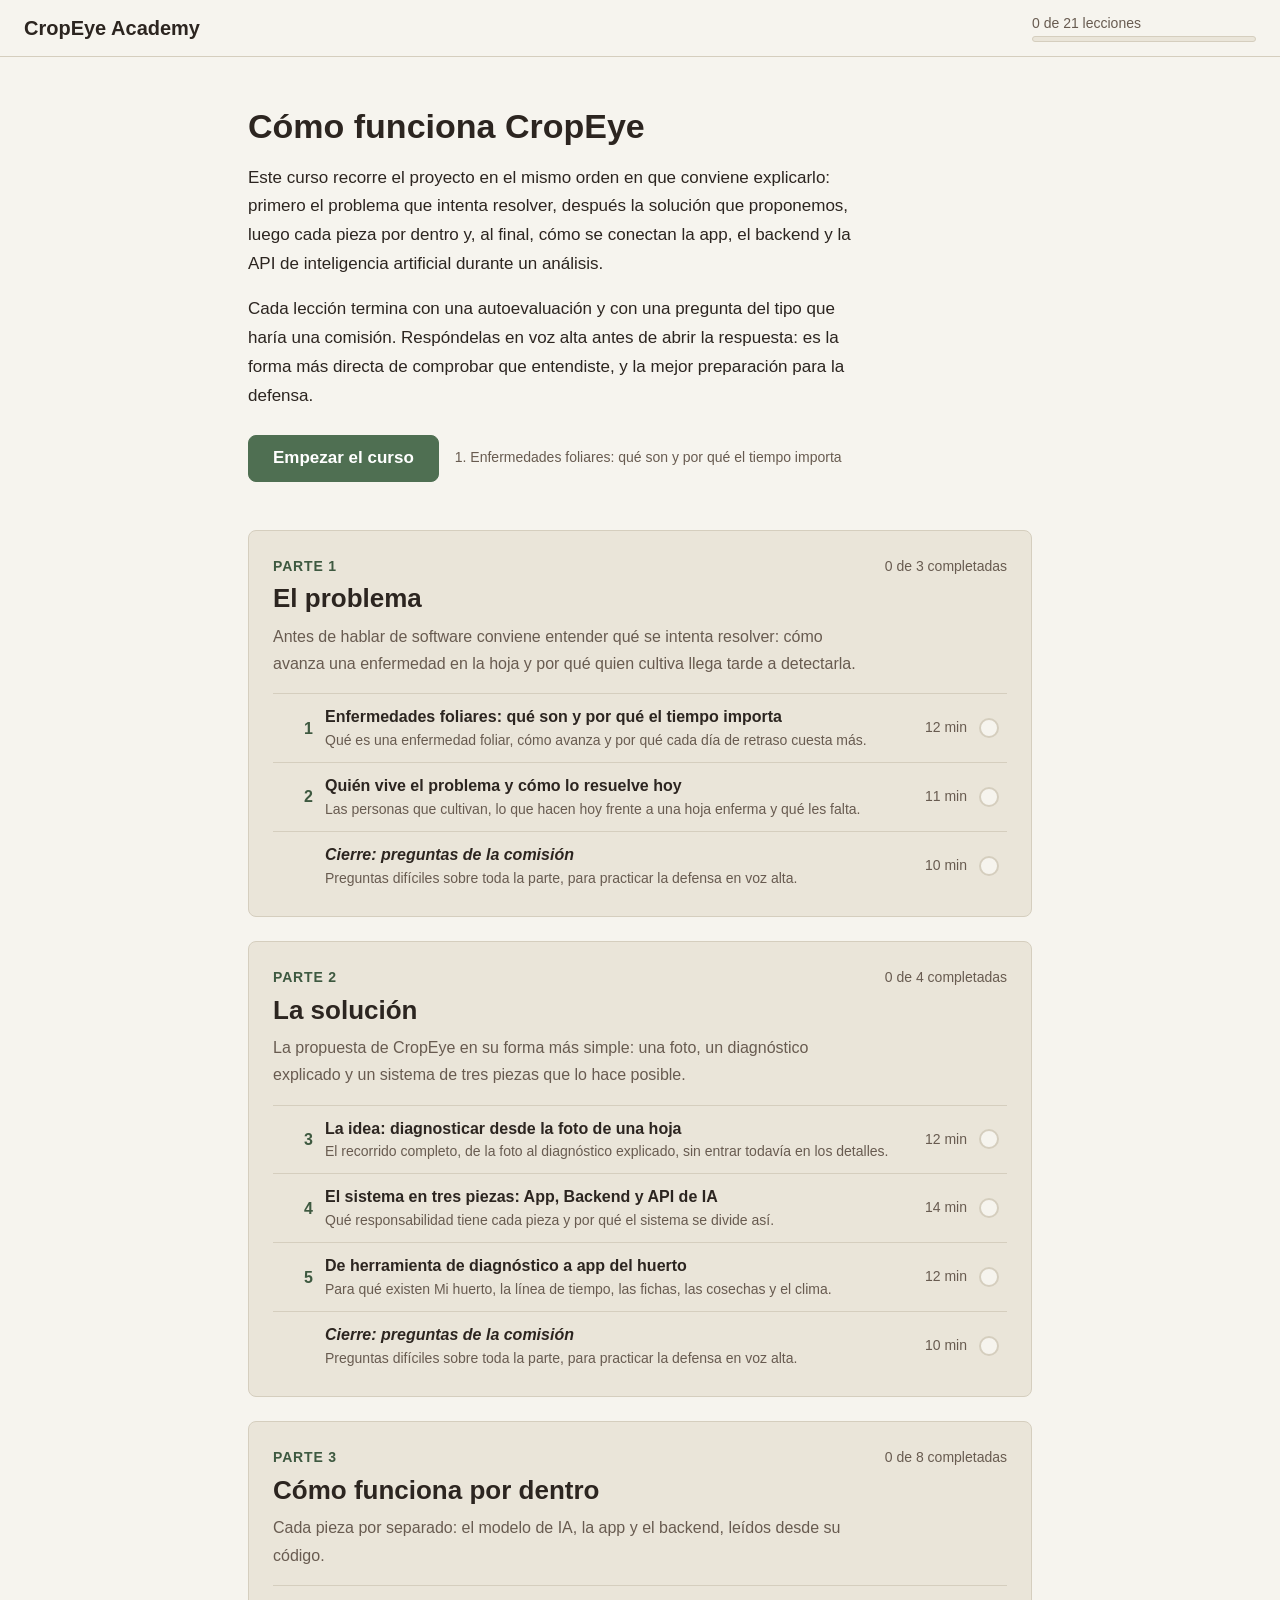
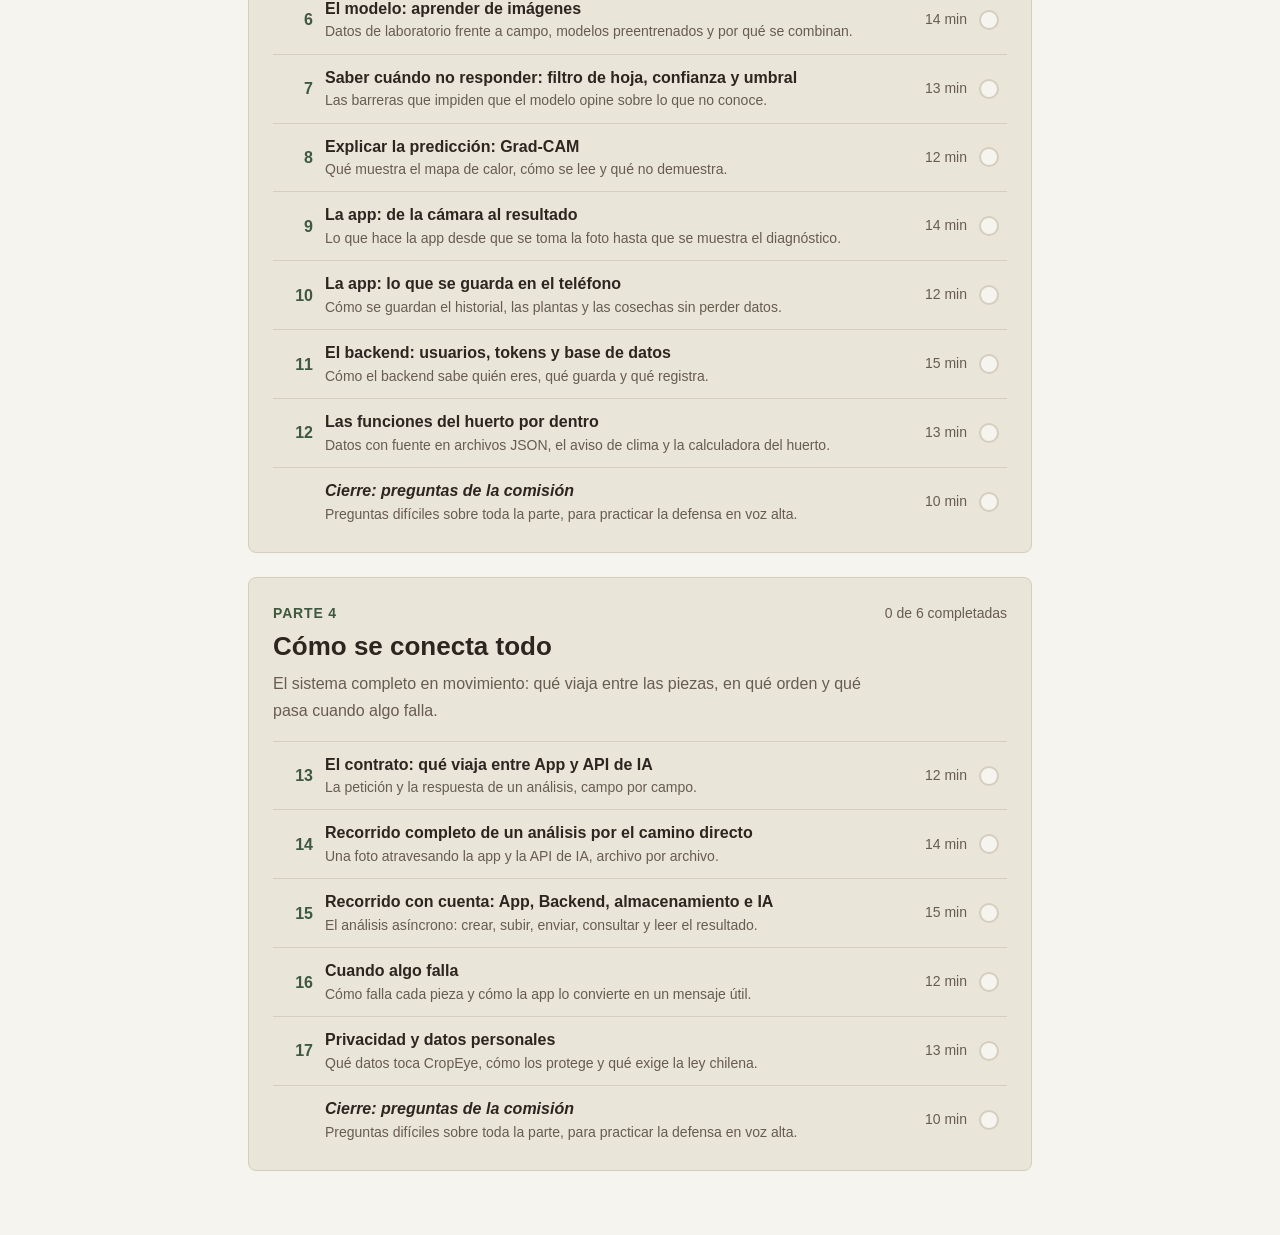
<file: index.html>
<!DOCTYPE html>
<html lang="es">
<head>
  <meta charset="utf-8">
  <meta name="viewport" content="width=device-width, initial-scale=1">
  <meta name="description" content="CropEye Academy: material de estudio del equipo para entender y defender el proyecto CropEye.">
  <meta name="color-scheme" content="light">
  <title>CropEye Academy</title>
  <link rel="stylesheet" href="assets/css/tokens.css">
  <link rel="stylesheet" href="assets/css/base.css">
  <link rel="stylesheet" href="assets/css/layout.css">
  <link rel="stylesheet" href="assets/css/components.css">
  <script type="module" src="assets/js/main.js"></script>
</head>
<body>
  <a class="skip-link" href="#contenido">Saltar al contenido</a>

  <header class="cabecera">
    <div class="cabecera__interior">
      <a class="marca" href="index.html">CropEye Academy</a>
      <div class="cabecera__progreso" id="progreso"></div>
    </div>
  </header>

  <main id="contenido" class="pagina" tabindex="-1">
    <section class="presentacion">
      <h1>Cómo funciona CropEye</h1>
      <p>
        Este curso recorre el proyecto en el mismo orden en que conviene explicarlo: primero el
        problema que intenta resolver, después la solución que proponemos, luego cada pieza por
        dentro y, al final, cómo se conectan la app, el backend y la API de inteligencia
        artificial durante un análisis.
      </p>
      <p>
        Cada lección termina con una autoevaluación y con una pregunta del tipo que haría una
        comisión. Respóndelas en voz alta antes de abrir la respuesta: es la forma más directa de
        comprobar que entendiste, y la mejor preparación para la defensa.
      </p>
      <p id="continuar" class="presentacion__continuar" hidden></p>
    </section>

    <div id="partes" class="partes" aria-busy="true">
      <p class="texto-secundario">Cargando el curso…</p>
    </div>

    <noscript>
      <p class="aviso-noscript">Este curso necesita JavaScript para cargar las lecciones y guardar tu progreso.</p>
    </noscript>
  </main>
</body>
</html>
</file>
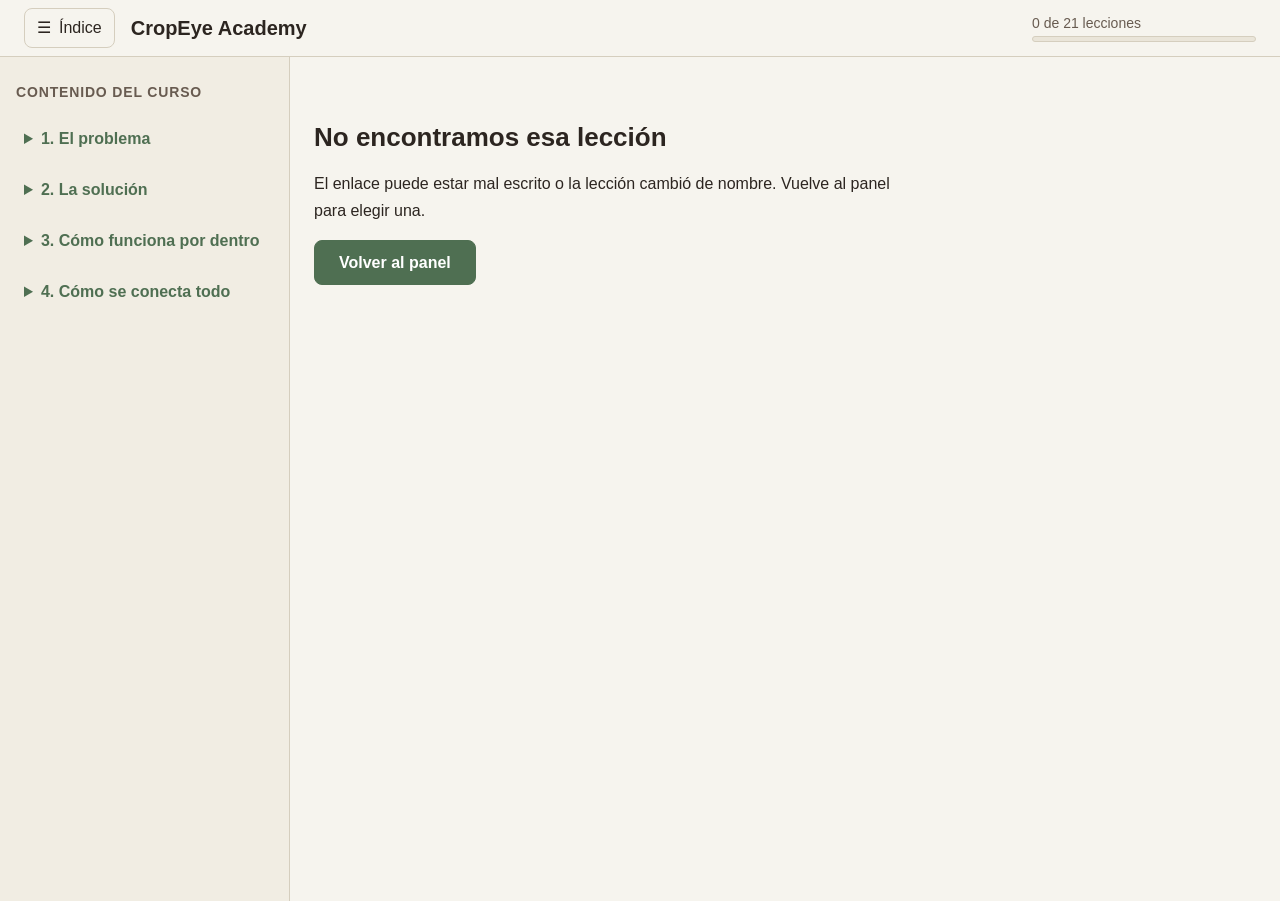
<file: lesson.html>
<!DOCTYPE html>
<html lang="es">
<head>
  <meta charset="utf-8">
  <meta name="viewport" content="width=device-width, initial-scale=1">
  <meta name="description" content="Lección de CropEye Academy.">
  <meta name="color-scheme" content="light">
  <title>Lección · CropEye Academy</title>
  <link rel="stylesheet" href="assets/css/tokens.css">
  <link rel="stylesheet" href="assets/css/base.css">
  <link rel="stylesheet" href="assets/css/layout.css">
  <link rel="stylesheet" href="assets/css/components.css">
  <link rel="stylesheet" href="assets/css/lesson.css">
  <script type="module" src="assets/js/lesson-page.js"></script>
</head>
<body class="con-indice">
  <a class="skip-link" href="#leccion">Saltar al contenido</a>

  <header class="cabecera">
    <div class="cabecera__interior">
      <button class="boton-indice" id="boton-indice" type="button" aria-controls="indice" aria-expanded="false">
        <span aria-hidden="true">☰</span><span class="boton-indice__texto">Índice</span>
      </button>
      <a class="marca" href="index.html">CropEye Academy</a>
      <div class="cabecera__progreso" id="progreso"></div>
    </div>
  </header>

  <div class="disposicion">
    <nav class="indice" id="indice" aria-label="Índice del curso"></nav>
    <div class="indice-fondo" id="indice-fondo" hidden></div>

    <main id="leccion" class="leccion" tabindex="-1" aria-busy="true">
      <p class="texto-secundario">Cargando la lección…</p>
    </main>
  </div>

  <noscript>
    <p class="aviso-noscript">Este curso necesita JavaScript para mostrar las lecciones.</p>
  </noscript>
</body>
</html>
</file>
<file: assets/css/tokens.css>
/* Tokens de diseño: colores, tipografía, espaciado y medidas.
   La paleta es fija; el resto del CSS solo usa estas variables. */
:root {
  /* ---- Paleta (no cambiar) ---- */
  --bg: #F6F4EE;          /* papel */
  --surface: #EAE5D9;     /* arena */
  --border: #D5CEBE;      /* tierra suave */
  --text: #2C2520;        /* corteza */
  --text-muted: #685B50;  /* corteza clara */
  --accent: #4F6F52;      /* salvia */
  --accent-hover: #3E5940;
  --accent-soft: #739072;
  --success: #5F8D4E;
  --success-bg: #E3EFE0;

  /* ---- Tonos derivados ---- */
  --surface-raised: #F1EDE3;
  --overlay: rgba(44, 37, 32, 0.45);
  --focus-ring: #4F6F52;
  --warning-border: #9A6B3F;   /* tierra, para advertencias */
  --warning-bg: #F3EADF;
  --code-bg: #2C2520;
  --code-text: #F6F4EE;

  /* ---- Tipografía ---- */
  --font-body: -apple-system, BlinkMacSystemFont, "Segoe UI", Roboto,
    "Helvetica Neue", Arial, sans-serif;
  --font-mono: ui-monospace, SFMono-Regular, "SF Mono", Menlo, Consolas,
    "Liberation Mono", monospace;
  --text-sm: 0.875rem;
  --text-base: 1rem;
  --text-body: 1.0625rem;   /* 17px, cuerpo de lectura */
  --text-lg: 1.25rem;
  --text-xl: 1.625rem;
  --text-2xl: 2.125rem;
  --leading: 1.7;
  --leading-tight: 1.25;

  /* ---- Espaciado (base 4px) ---- */
  --space-1: 0.25rem;
  --space-2: 0.5rem;
  --space-3: 0.75rem;
  --space-4: 1rem;
  --space-5: 1.5rem;
  --space-6: 2rem;
  --space-7: 3rem;
  --space-8: 4rem;

  /* ---- Formas ---- */
  --radius: 8px;
  --radius-sm: 4px;

  /* ---- Medidas ---- */
  --reading-width: 68ch;
  --sidebar-width: 290px;
  --header-height: 3.5rem;
  --page-max: 52rem;

  --dur: 150ms;
}
</file>
<file: assets/css/base.css>
/* Base: reset, valores por defecto del documento y accesibilidad. */

*,
*::before,
*::after {
  box-sizing: border-box;
}

html {
  -webkit-text-size-adjust: 100%;
  scroll-padding-top: calc(var(--header-height) + var(--space-4));
}

body {
  margin: 0;
  background: var(--bg);
  color: var(--text);
  font-family: var(--font-body);
  font-size: var(--text-base);
  line-height: var(--leading);
  overflow-wrap: break-word;
}

h1, h2, h3, h4 {
  line-height: var(--leading-tight);
  margin: 0;
}

p, ul, ol, figure, blockquote, pre {
  margin: 0;
}

a {
  color: var(--accent);
  text-underline-offset: 0.18em;
}

a:hover {
  color: var(--accent-hover);
}

img,
svg {
  max-width: 100%;
  height: auto;
}

button {
  font: inherit;
}

:focus-visible {
  outline: 3px solid var(--focus-ring);
  outline-offset: 2px;
}

.skip-link {
  position: absolute;
  left: var(--space-4);
  top: -100px;
  z-index: 100;
  padding: var(--space-2) var(--space-4);
  background: var(--text);
  color: var(--bg);
  border-radius: var(--radius);
  text-decoration: none;
}

.skip-link:focus {
  top: var(--space-3);
  color: var(--bg);
}

.texto-secundario {
  color: var(--text-muted);
}

.aviso-noscript {
  max-width: var(--page-max);
  margin: var(--space-5) auto;
  padding: var(--space-4);
  border: 1px solid var(--border);
  background: var(--surface);
}

.visualmente-oculto {
  position: absolute;
  width: 1px;
  height: 1px;
  overflow: hidden;
  clip: rect(0 0 0 0);
  white-space: nowrap;
}

@media (prefers-reduced-motion: reduce) {
  *,
  *::before,
  *::after {
    transition: none !important;
    scroll-behavior: auto !important;
  }
}
</file>
<file: assets/css/layout.css>
/* Estructura: cabecera, panel de inicio y disposición de la lección. */

.cabecera {
  position: sticky;
  top: 0;
  z-index: 20;
  background: var(--bg);
  border-bottom: 1px solid var(--border);
}

.cabecera__interior {
  display: flex;
  align-items: center;
  gap: var(--space-4);
  min-height: var(--header-height);
  padding: 0 var(--space-5);
}

.marca {
  font-weight: 700;
  font-size: var(--text-lg);
  color: var(--text);
  text-decoration: none;
  white-space: nowrap;
}

.marca:hover {
  color: var(--accent);
}

.cabecera__progreso {
  margin-left: auto;
  width: min(14rem, 40vw);
}

/* ---- Panel de inicio ---- */

.pagina {
  max-width: var(--page-max);
  margin: 0 auto;
  padding: var(--space-7) var(--space-5) var(--space-8);
}

.pagina:focus {
  outline: none;
}

.presentacion {
  max-width: var(--reading-width);
  margin-bottom: var(--space-7);
}

.presentacion h1 {
  font-size: var(--text-2xl);
  margin-bottom: var(--space-4);
}

.presentacion p {
  font-size: var(--text-body);
  margin-bottom: var(--space-4);
}

.presentacion__continuar {
  display: flex;
  flex-wrap: wrap;
  align-items: center;
  gap: var(--space-3) var(--space-4);
  margin-top: var(--space-5);
}

.presentacion__siguiente {
  color: var(--text-muted);
  font-size: var(--text-sm);
}

.partes {
  display: grid;
  gap: var(--space-5);
}

/* ---- Lección: índice + contenido ---- */

.disposicion {
  display: grid;
  grid-template-columns: var(--sidebar-width) minmax(0, 1fr);
  min-height: calc(100vh - var(--header-height));
}

.indice-plegado .disposicion {
  grid-template-columns: minmax(0, 1fr);
}

.indice-plegado .indice {
  display: none;
}

.indice {
  position: sticky;
  top: var(--header-height);
  align-self: start;
  height: calc(100vh - var(--header-height));
  overflow-y: auto;
  padding: var(--space-5) var(--space-4) var(--space-7);
  border-right: 1px solid var(--border);
  background: var(--surface-raised);
}

.indice-fondo {
  position: fixed;
  inset: var(--header-height) 0 0 0;
  z-index: 25;
  background: var(--overlay);
}

.leccion {
  min-width: 0;
  padding: var(--space-6) var(--space-5) var(--space-8);
}

.leccion:focus {
  outline: none;
}

@media (max-width: 899px) {
  .disposicion,
  .indice-plegado .disposicion {
    grid-template-columns: minmax(0, 1fr);
  }

  .indice {
    position: fixed;
    top: var(--header-height);
    left: 0;
    z-index: 30;
    width: min(var(--sidebar-width), 85vw);
    display: none;
    border-right: 1px solid var(--border);
  }

  .indice-abierto .indice {
    display: block;
  }
}

@media (max-width: 560px) {
  .cabecera__interior {
    padding: 0 var(--space-4);
    gap: var(--space-3);
  }

  .marca {
    font-size: var(--text-base);
  }

  .pagina {
    padding: var(--space-6) var(--space-4) var(--space-7);
  }

  .presentacion h1 {
    font-size: var(--text-xl);
  }

  .leccion {
    padding: var(--space-5) var(--space-4) var(--space-7);
  }

  .boton-indice__texto {
    display: none;
  }
}
</file>
<file: assets/css/components.css>
/* Componentes: progreso, tarjetas de partes, filas de lección, botones,
   índice lateral, estados y marcas de completado. */

/* ---- Progreso de la cabecera ---- */

.progress__meta {
  display: flex;
  justify-content: space-between;
  gap: var(--space-2);
  font-size: var(--text-sm);
  color: var(--text-muted);
  line-height: 1.3;
  margin-bottom: var(--space-1);
}

.progress__label {
  position: absolute;
  width: 1px;
  height: 1px;
  overflow: hidden;
  clip: rect(0 0 0 0);
}

.progress__track {
  height: 6px;
  border-radius: 3px;
  background: var(--surface);
  border: 1px solid var(--border);
  overflow: hidden;
}

.progress__fill {
  display: block;
  height: 100%;
  width: 0;
  background: var(--accent);
  transition: width var(--dur) ease-out;
}

/* ---- Botones ---- */

.boton {
  display: inline-flex;
  align-items: center;
  gap: var(--space-2);
  min-height: 2.75rem;
  padding: var(--space-2) var(--space-5);
  border: 1px solid var(--accent);
  border-radius: var(--radius);
  background: var(--accent);
  color: #fff;
  font-weight: 600;
  text-decoration: none;
  cursor: pointer;
}

.boton:hover {
  background: var(--accent-hover);
  border-color: var(--accent-hover);
  color: #fff;
}

.boton--hecho {
  background: var(--success-bg);
  border-color: var(--success);
  color: var(--accent-hover);
}

.boton--hecho:hover {
  background: var(--success-bg);
  color: var(--text);
}

.boton-indice {
  display: inline-flex;
  align-items: center;
  gap: var(--space-2);
  min-height: 2.5rem;
  padding: 0 var(--space-3);
  border: 1px solid var(--border);
  border-radius: var(--radius);
  background: transparent;
  color: var(--text);
  cursor: pointer;
}

.boton-indice:hover {
  background: var(--surface);
}

/* ---- Tarjetas de partes ---- */

.parte {
  background: var(--surface);
  border: 1px solid var(--border);
  border-radius: var(--radius);
  padding: var(--space-5) var(--space-5) var(--space-4);
}

.parte__fila {
  display: flex;
  justify-content: space-between;
  align-items: baseline;
  gap: var(--space-3);
  flex-wrap: wrap;
}

.parte__etiqueta {
  font-size: var(--text-sm);
  font-weight: 700;
  letter-spacing: 0.06em;
  text-transform: uppercase;
  color: var(--accent-hover);
}

.parte__conteo {
  font-size: var(--text-sm);
  color: var(--text-muted);
}

.parte__titulo {
  font-size: var(--text-xl);
  margin: var(--space-1) 0 var(--space-2);
}

.parte__resumen {
  color: var(--text-muted);
  max-width: var(--reading-width);
}

.parte__lecciones {
  list-style: none;
  padding: 0;
  margin-top: var(--space-4);
  border-top: 1px solid var(--border);
}

.fila {
  border-bottom: 1px solid var(--border);
}

.fila:last-child {
  border-bottom: 0;
}

.fila__enlace {
  display: grid;
  grid-template-columns: 2rem minmax(0, 1fr) auto auto;
  align-items: center;
  gap: var(--space-3);
  padding: var(--space-3) var(--space-2);
  color: var(--text);
  text-decoration: none;
}

.fila__enlace:hover {
  background: var(--surface-raised);
}

.fila__enlace:hover .fila__titulo {
  color: var(--accent-hover);
  text-decoration: underline;
}

.fila__numero {
  font-variant-numeric: tabular-nums;
  font-weight: 700;
  color: var(--accent-hover);
  text-align: right;
}

.fila__texto {
  display: grid;
  gap: 2px;
}

.fila__titulo {
  font-weight: 600;
  line-height: 1.35;
}

.fila__resumen {
  font-size: var(--text-sm);
  color: var(--text-muted);
  line-height: 1.45;
}

.fila__minutos {
  font-size: var(--text-sm);
  color: var(--text-muted);
  white-space: nowrap;
}

.fila--cierre .fila__titulo {
  font-style: italic;
}

@media (max-width: 560px) {
  .parte {
    padding: var(--space-4) var(--space-4) var(--space-3);
  }

  .fila__enlace {
    grid-template-columns: 1.5rem minmax(0, 1fr) auto;
  }

  .fila__minutos {
    display: none;
  }
}

/* ---- Marca de completado ---- */

.status-icon {
  display: inline-grid;
  place-items: center;
  flex: none;
  width: 1.25rem;
  height: 1.25rem;
  border: 2px solid var(--border);
  border-radius: 50%;
  background: var(--bg);
}

.status-icon[data-completed="true"] {
  border-color: var(--success);
  background: var(--success);
  color: #fff;
}

.status-icon svg {
  width: 0.75rem;
  height: 0.75rem;
}

/* ---- Índice lateral ---- */

.indice__encabezado {
  font-size: var(--text-sm);
  font-weight: 700;
  letter-spacing: 0.06em;
  text-transform: uppercase;
  color: var(--text-muted);
  margin-bottom: var(--space-3);
}

.indice__parte {
  margin-bottom: var(--space-2);
}

.indice__titulo-parte {
  cursor: pointer;
  padding: var(--space-2) var(--space-2);
  font-weight: 700;
  border-radius: var(--radius-sm);
}

.indice__titulo-parte:hover {
  background: var(--surface);
}

.indice__lista {
  list-style: none;
  padding: 0 0 var(--space-2);
  margin: 0;
}

.indice__enlace {
  display: flex;
  align-items: flex-start;
  gap: var(--space-2);
  padding: var(--space-2) var(--space-2) var(--space-2) var(--space-3);
  border-left: 3px solid transparent;
  color: var(--text);
  font-size: var(--text-sm);
  line-height: 1.4;
  text-decoration: none;
}

.indice__enlace .status-icon {
  width: 1rem;
  height: 1rem;
  margin-top: 1px;
}

.indice__enlace:hover {
  background: var(--surface);
}

.indice__enlace--actual {
  border-left-color: var(--accent);
  background: var(--surface);
  font-weight: 700;
}

/* ---- Estados (error, no encontrada) ---- */

.estado {
  max-width: var(--reading-width);
  padding: var(--space-6) 0;
  display: grid;
  gap: var(--space-4);
  justify-items: start;
}

.estado h1,
.estado h2 {
  font-size: var(--text-xl);
}
</file>
<file: assets/css/lesson.css>
/* Lección: migas, cabecera, tipografía de lectura y bloques de estudio. */

.leccion__articulo {
  max-width: var(--reading-width);
  margin: 0 auto;
}

.migas {
  display: flex;
  flex-wrap: wrap;
  gap: var(--space-2);
  font-size: var(--text-sm);
  color: var(--text-muted);
  margin-bottom: var(--space-5);
}

.leccion__cabecera {
  margin-bottom: var(--space-6);
  padding-bottom: var(--space-5);
  border-bottom: 1px solid var(--border);
}

.leccion__etiqueta {
  font-size: var(--text-sm);
  font-weight: 700;
  color: var(--accent-hover);
  margin-bottom: var(--space-2);
}

.leccion__titulo {
  font-size: var(--text-2xl);
  margin-bottom: var(--space-3);
}

.leccion__resumen {
  font-size: var(--text-lg);
  color: var(--text-muted);
  line-height: 1.5;
}

/* ---- Prosa ---- */

.prosa {
  font-size: var(--text-body);
  line-height: var(--leading);
}

.prosa > * + * {
  margin-top: var(--space-4);
}

.prosa h2 {
  font-size: var(--text-xl);
  margin-top: var(--space-7);
}

.prosa h3 {
  font-size: var(--text-lg);
  margin-top: var(--space-6);
}

.prosa h4 {
  font-size: var(--text-base);
  margin-top: var(--space-5);
}

.prosa ul,
.prosa ol {
  padding-left: 1.5em;
}

.prosa li + li {
  margin-top: var(--space-2);
}

.prosa code {
  font-family: var(--font-mono);
  font-size: 0.88em;
  background: var(--surface);
  border: 1px solid var(--border);
  border-radius: var(--radius-sm);
  padding: 0.05em 0.3em;
}

.prosa pre {
  background: var(--code-bg);
  color: var(--code-text);
  border-radius: var(--radius);
  padding: var(--space-4);
  overflow-x: auto;
  font-size: 0.85rem;
  line-height: 1.6;
}

.prosa pre code {
  background: none;
  border: 0;
  padding: 0;
  font-size: inherit;
  color: inherit;
}

.prosa blockquote {
  border-left: 3px solid var(--border);
  padding-left: var(--space-4);
  color: var(--text-muted);
}

.prosa hr {
  border: 0;
  border-top: 1px solid var(--border);
  margin: var(--space-6) 0;
}

/* Código con la ruta del archivo */
.codigo figcaption {
  font-family: var(--font-mono);
  font-size: var(--text-sm);
  color: var(--text-muted);
  margin-bottom: var(--space-2);
  overflow-wrap: anywhere;
}

/* Diagramas */
.diagrama {
  margin-top: var(--space-5);
  margin-bottom: var(--space-5);
  overflow-x: auto;
}

.diagrama img {
  display: block;
  width: 100%;
  max-width: 44rem;
  margin: 0 auto;
}

.diagrama figcaption {
  margin-top: var(--space-2);
  font-size: var(--text-sm);
  color: var(--text-muted);
  text-align: center;
}

/* Notas y advertencias */
.callout {
  border-left: 4px solid var(--accent);
  background: var(--surface-raised);
  padding: var(--space-3) var(--space-4);
  border-radius: 0 var(--radius) var(--radius) 0;
}

.callout--warning {
  border-left-color: var(--warning-border);
  background: var(--warning-bg);
}

.callout__label {
  display: block;
  font-size: var(--text-sm);
  font-weight: 700;
  margin-bottom: var(--space-1);
}

.callout > p + p {
  margin-top: var(--space-2);
}

/* Objetivos */
.objetivos {
  border: 1px solid var(--border);
  border-radius: var(--radius);
  padding: var(--space-4) var(--space-5);
}

.prosa .objetivos__titulo {
  font-size: var(--text-base);
  margin: 0 0 var(--space-2);
}

.objetivos ul {
  margin-top: var(--space-2);
}

/* Autoevaluación */
.prosa .autoevaluacion h2 {
  margin-bottom: var(--space-2);
}

.autoevaluacion__indicacion {
  color: var(--text-muted);
}

.autoevaluacion ol {
  margin-top: var(--space-4);
}

.autoevaluacion li + li {
  margin-top: var(--space-5);
}

.autoevaluacion__pregunta {
  font-weight: 600;
}

details {
  margin-top: var(--space-2);
}

summary {
  cursor: pointer;
  color: var(--accent);
  font-weight: 600;
  width: fit-content;
}

summary:hover {
  color: var(--accent-hover);
}

details[open] > summary {
  margin-bottom: var(--space-2);
}

details > :not(summary) {
  padding-left: var(--space-4);
  border-left: 2px solid var(--border);
}

details > :not(summary) + :not(summary) {
  margin-top: var(--space-3);
}

.autoevaluacion__repaso {
  font-size: var(--text-sm);
}

/* Pregunta de la comisión */
.comision {
  background: var(--surface);
  border: 1px solid var(--border);
  border-radius: var(--radius);
  padding: var(--space-4) var(--space-5);
  margin-top: var(--space-6);
}

.comision__etiqueta {
  font-size: var(--text-sm);
  font-weight: 700;
  letter-spacing: 0.06em;
  text-transform: uppercase;
  color: var(--accent-hover);
}

.comision__pregunta {
  font-size: var(--text-lg);
  font-weight: 600;
  line-height: 1.45;
  margin: var(--space-2) 0 var(--space-3);
}

.comision summary,
.comision a {
  /* El salvia normal no alcanza AA sobre arena (4,48). */
  color: var(--accent-hover);
}

.comision__evitar {
  color: var(--text);
}

/* ---- Pie ---- */

.pie {
  margin-top: var(--space-8);
  padding-top: var(--space-5);
  border-top: 1px solid var(--border);
  display: grid;
  gap: var(--space-5);
}

.pie__vecinos {
  display: grid;
  grid-template-columns: 1fr 1fr;
  gap: var(--space-4);
}

.pie__enlace {
  display: grid;
  gap: var(--space-1);
  padding: var(--space-3) var(--space-4);
  border: 1px solid var(--border);
  border-radius: var(--radius);
  text-decoration: none;
  color: var(--text);
}

.pie__enlace:hover {
  border-color: var(--accent);
  background: var(--surface-raised);
}

.pie__enlace--next {
  text-align: right;
  grid-column: 2;
}

.pie__sentido {
  font-size: var(--text-sm);
  color: var(--accent-hover);
  font-weight: 600;
}

.pie__titulo {
  font-weight: 600;
  line-height: 1.35;
}

@media (max-width: 560px) {
  .leccion__titulo {
    font-size: var(--text-xl);
  }

  .leccion__resumen {
    font-size: var(--text-base);
  }

  .pie__vecinos {
    grid-template-columns: 1fr;
  }

  .pie__enlace--next {
    grid-column: auto;
  }

  .comision {
    padding: var(--space-4);
  }
}
</file>
